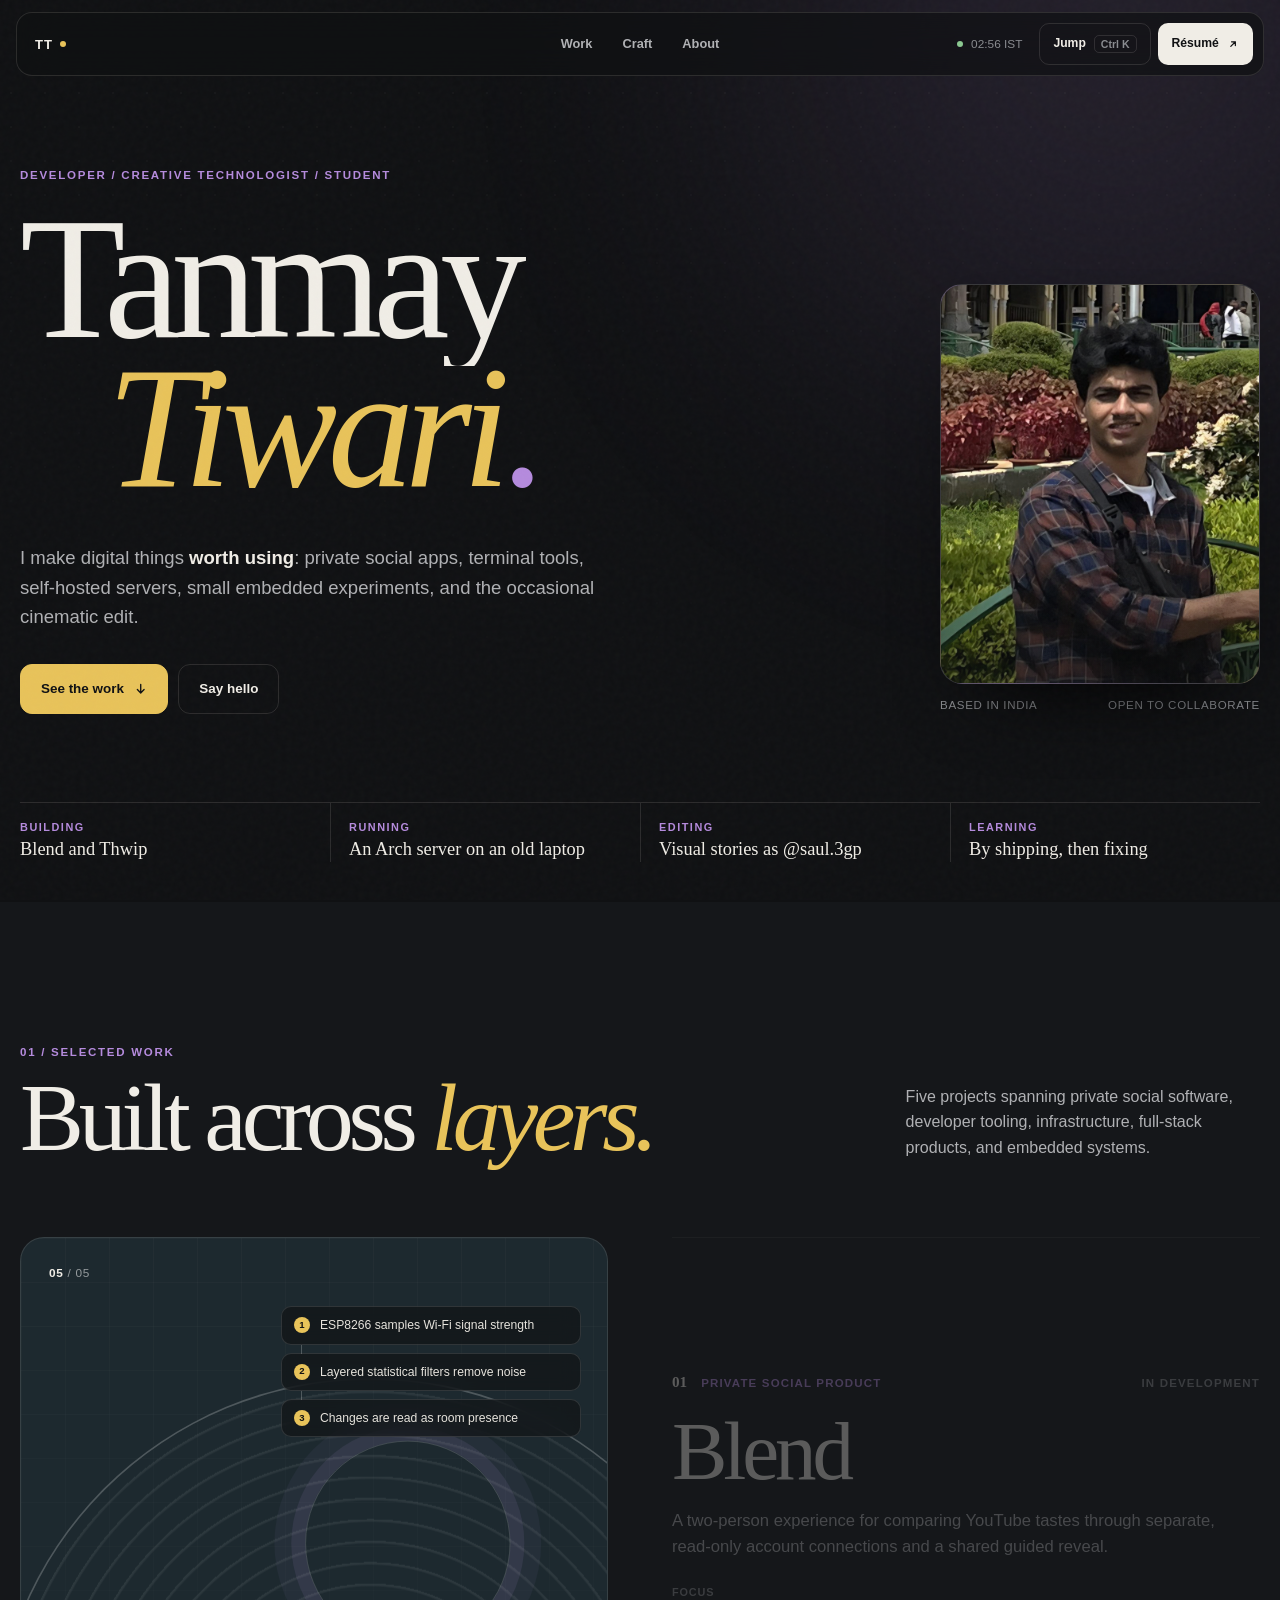
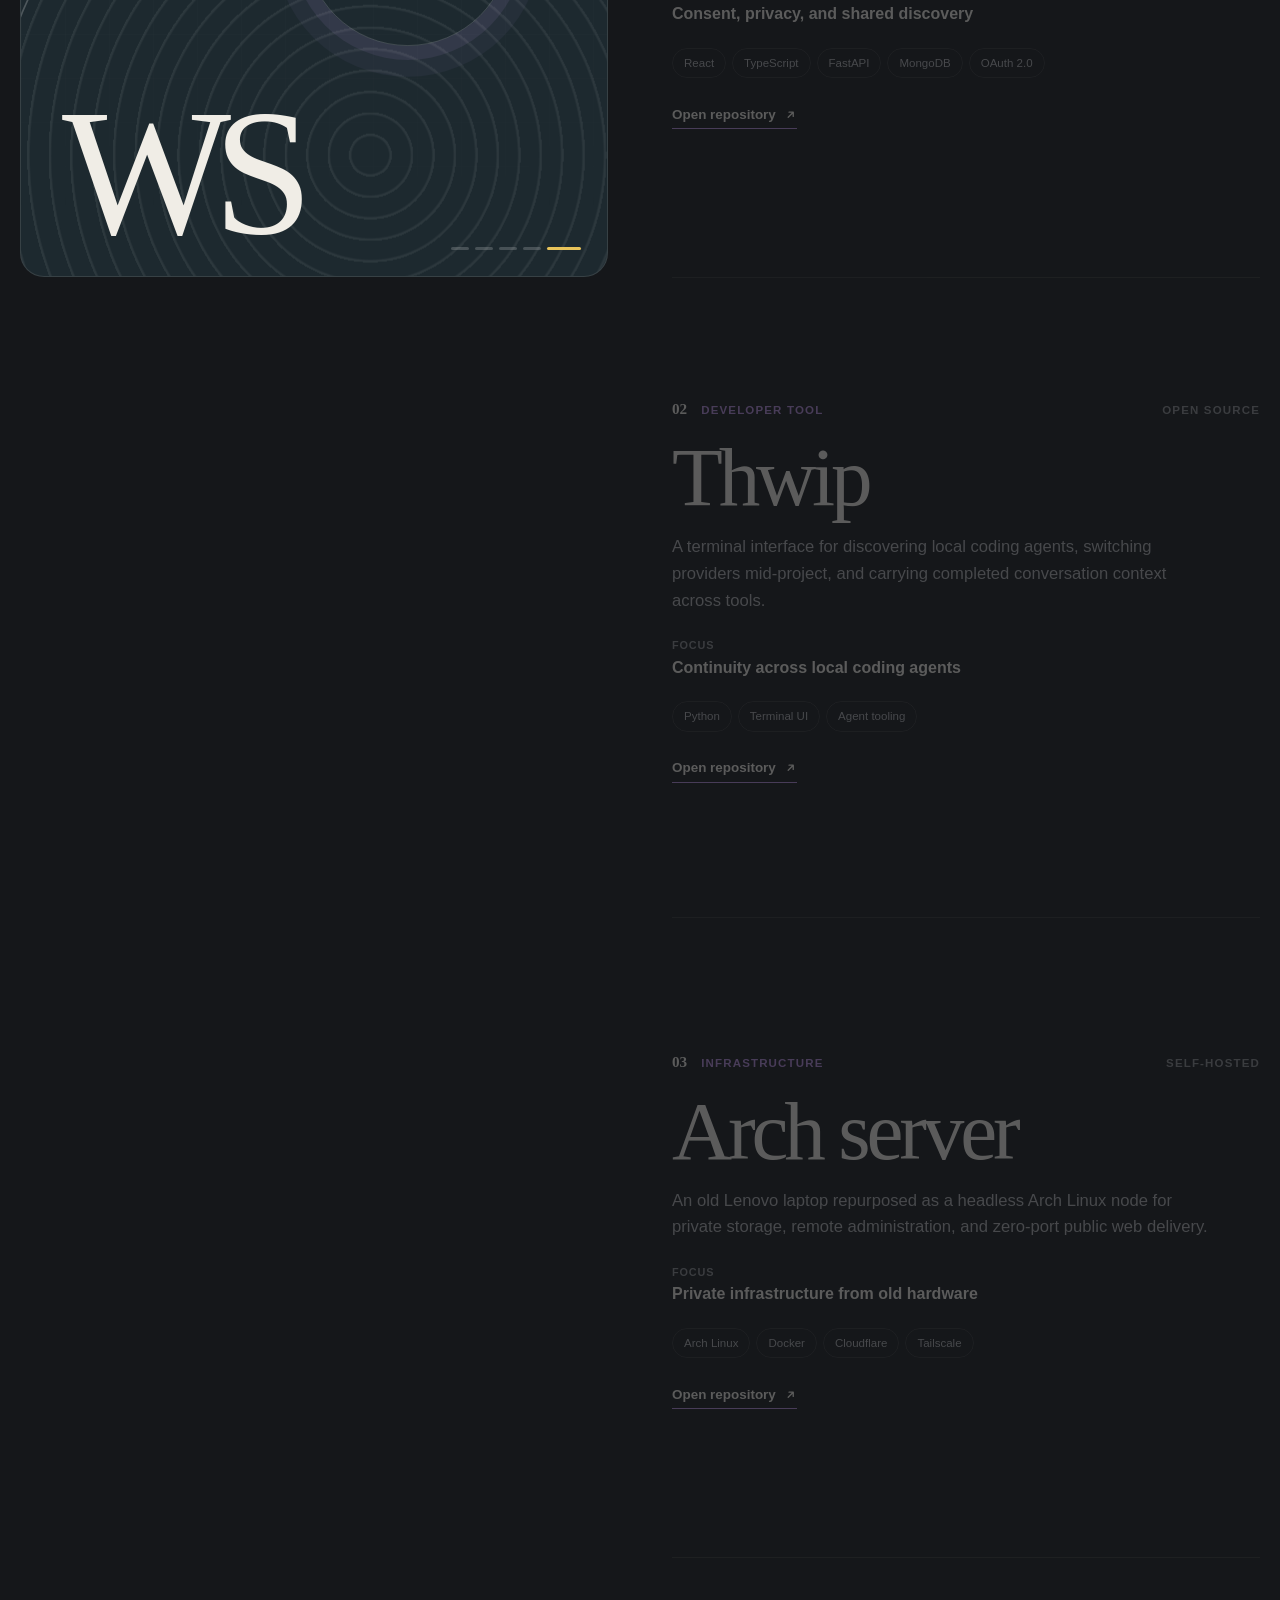
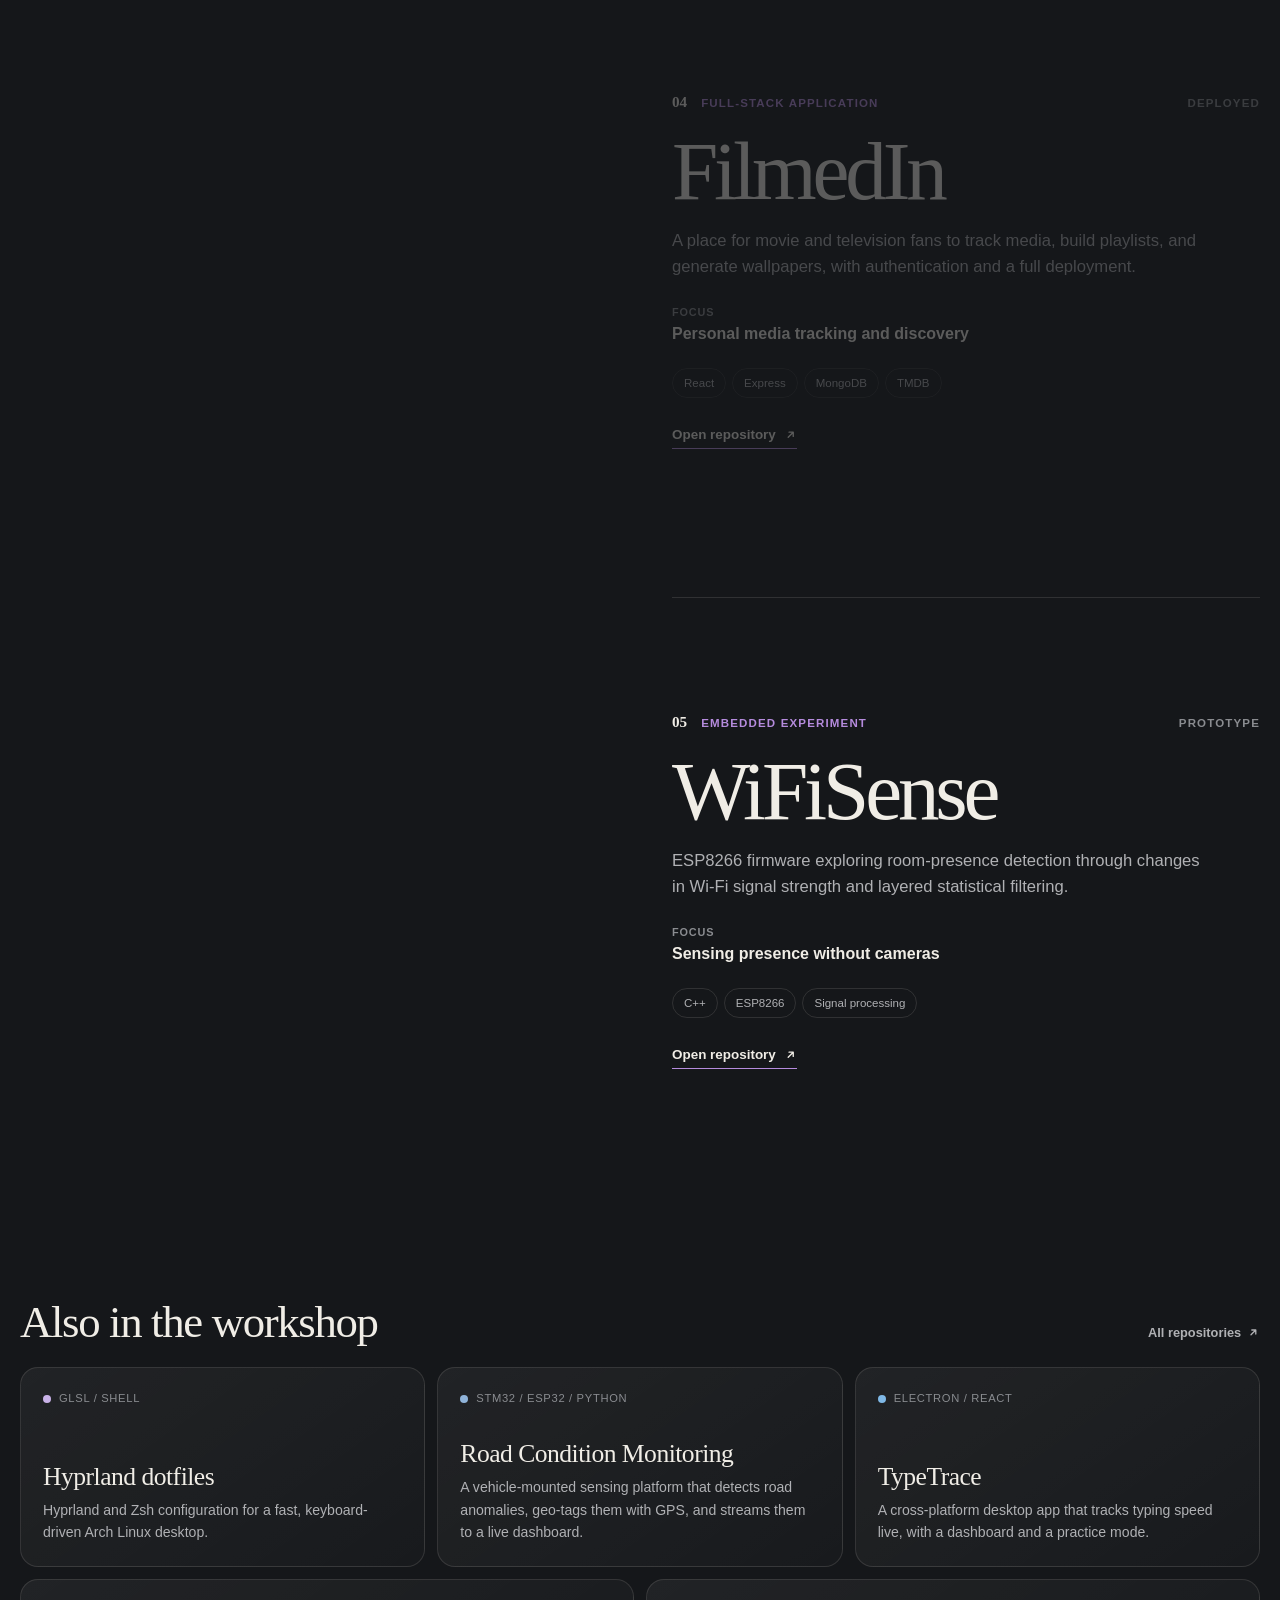
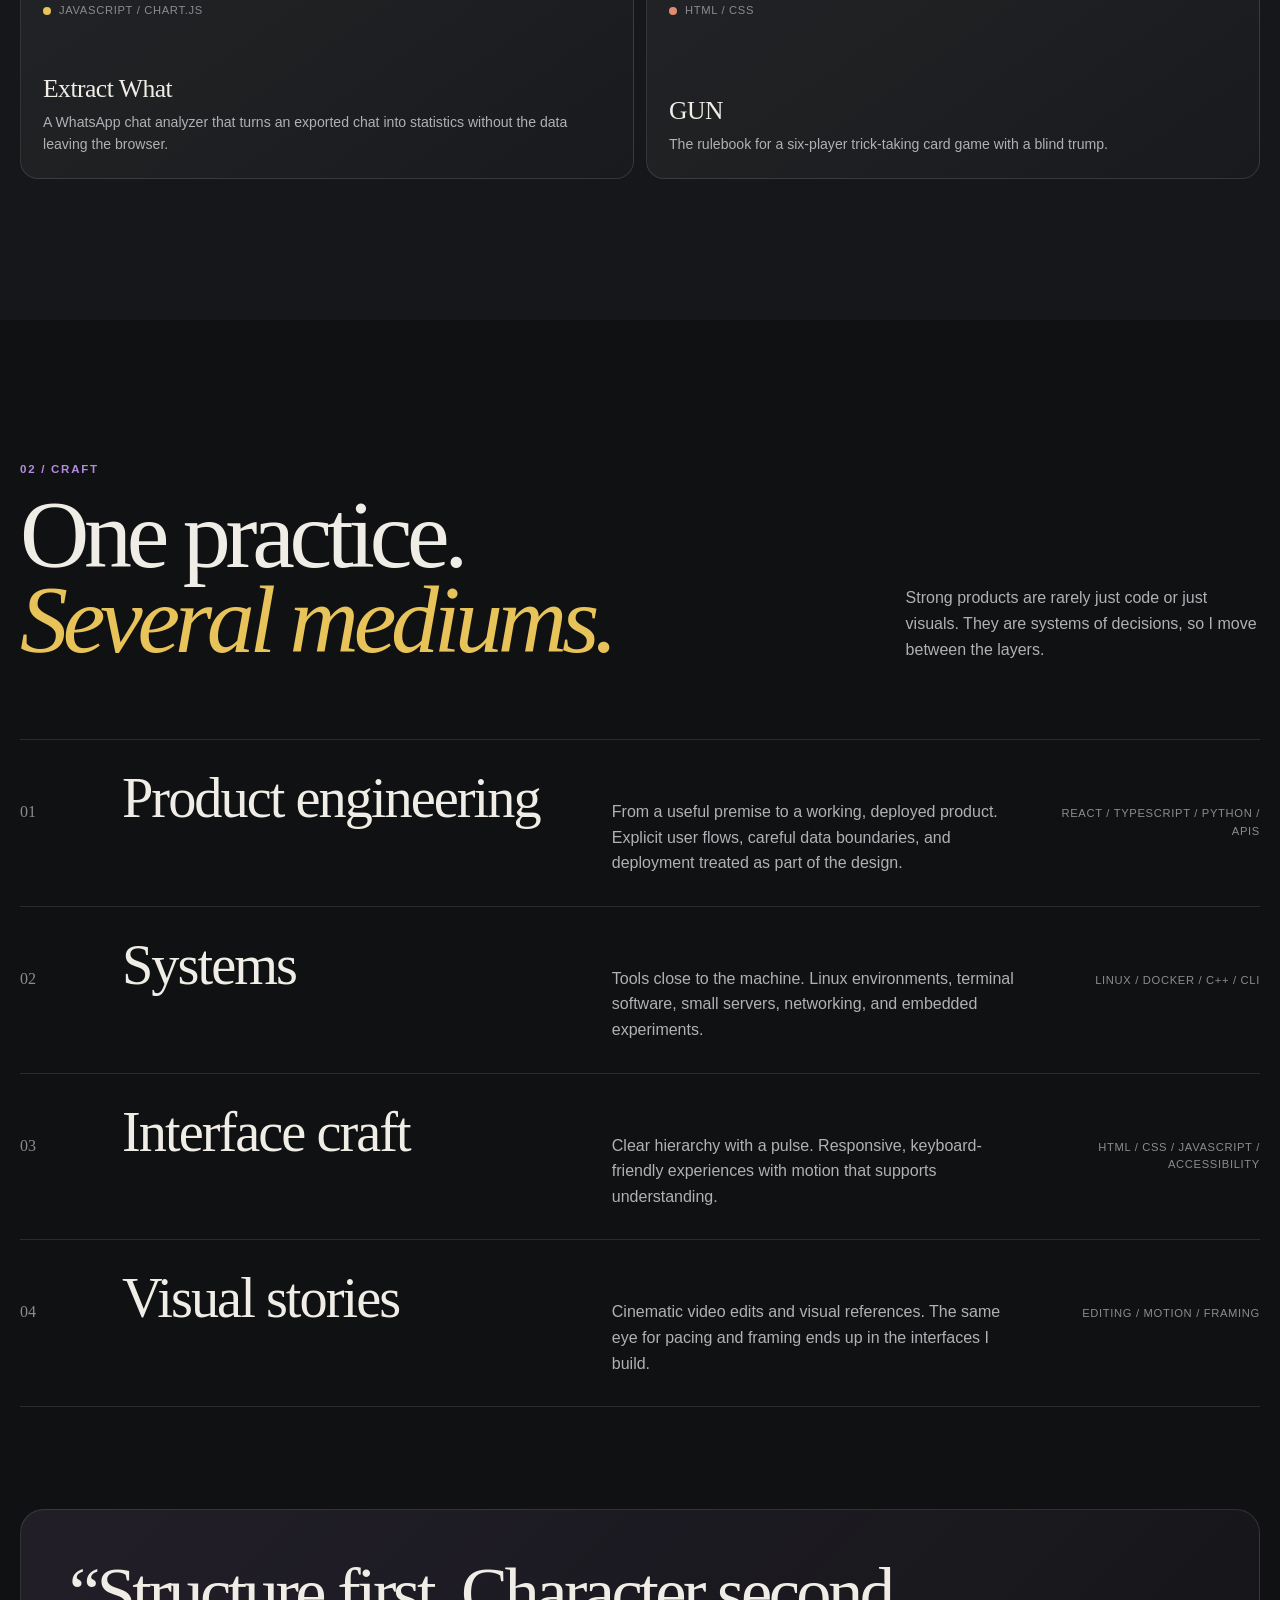
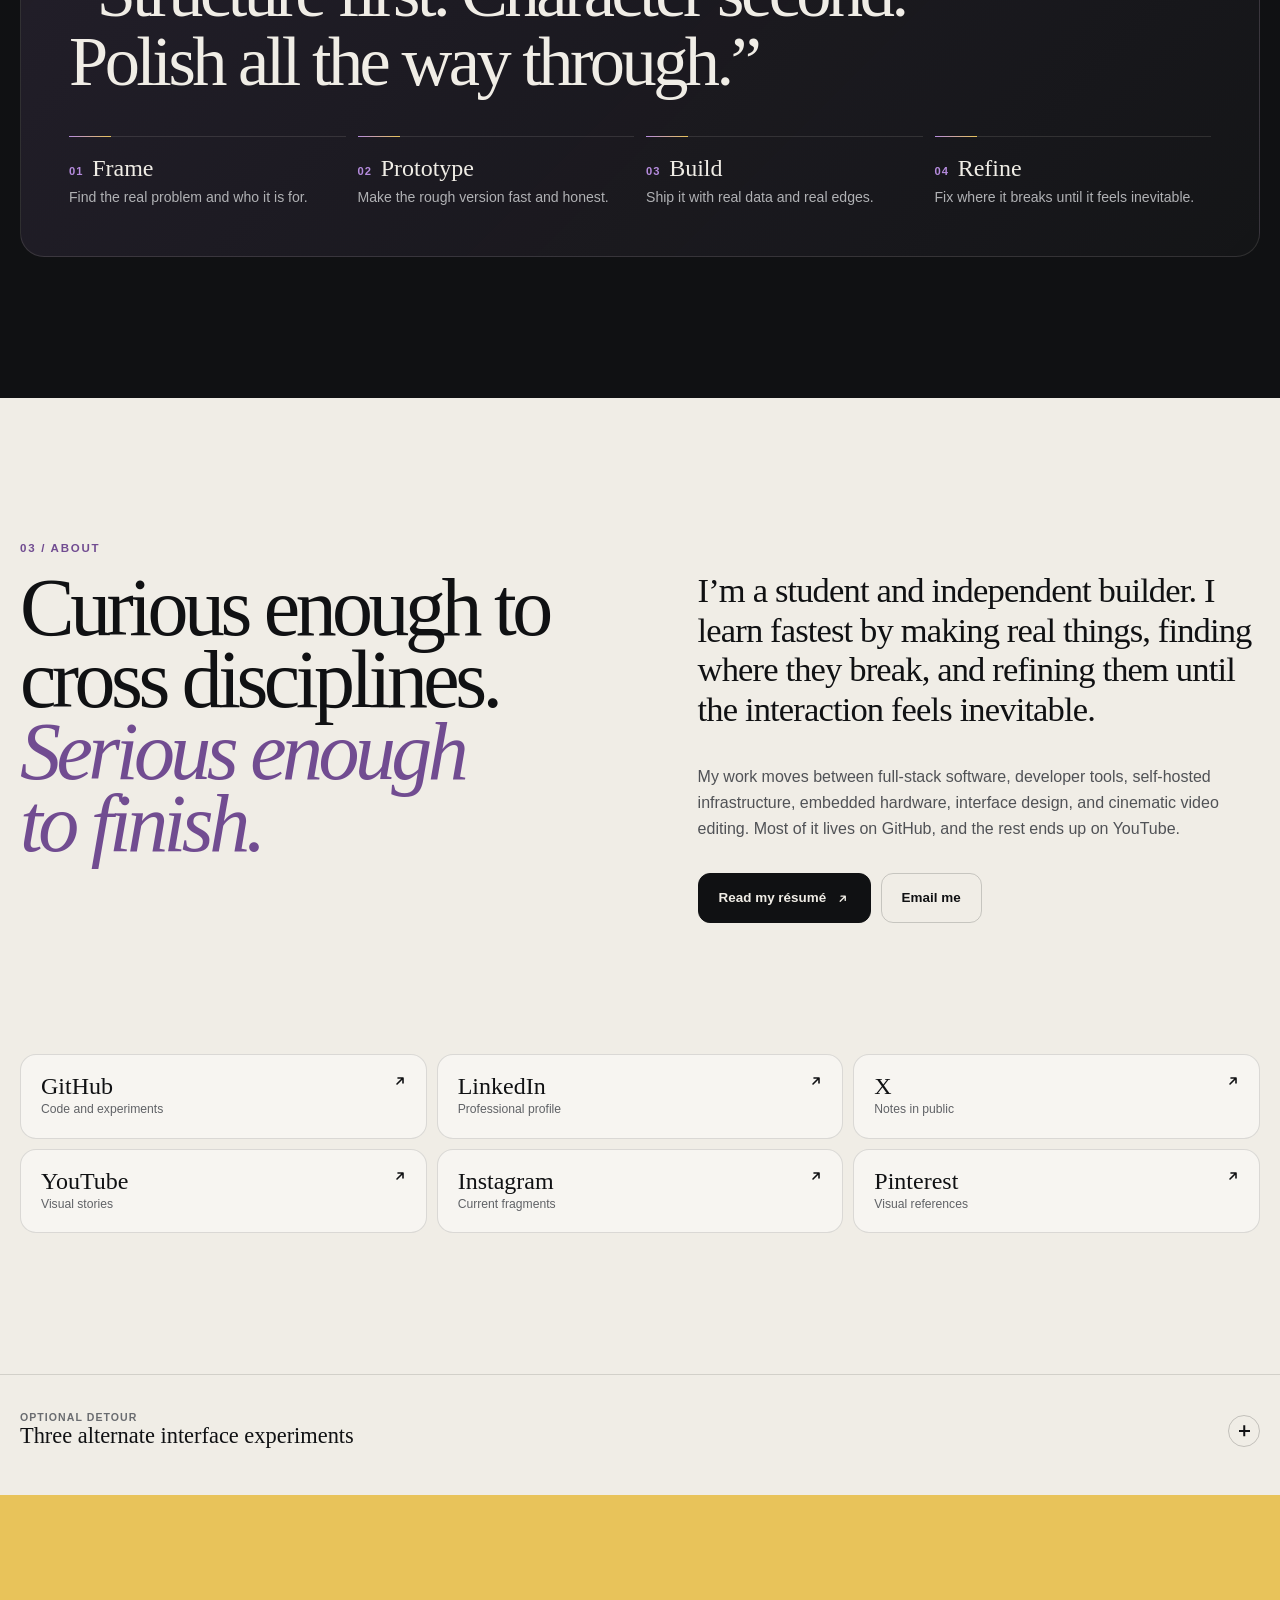
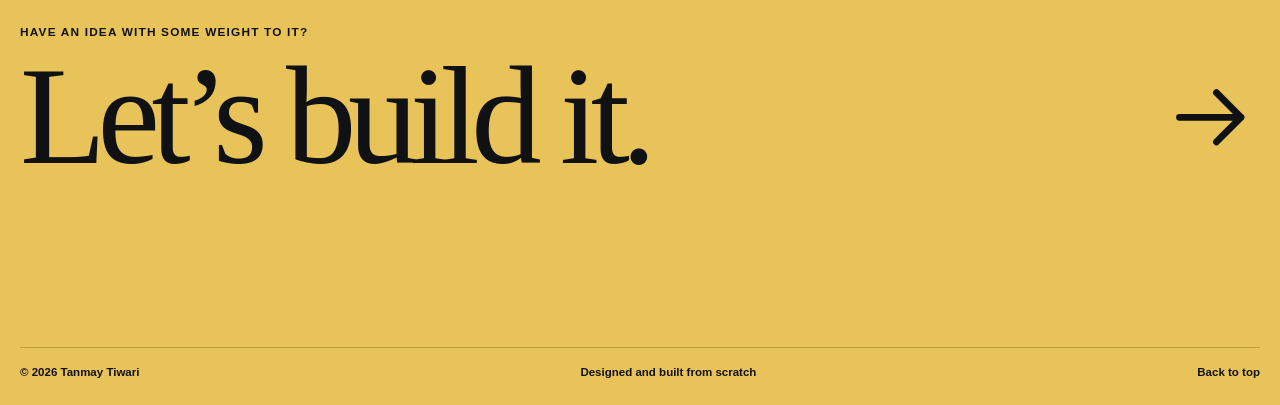
<file: index.html>
<!doctype html>
<html lang="en">
<head>
  <meta charset="utf-8">
  <meta name="viewport" content="width=device-width,initial-scale=1">
  <title>Tanmay Tiwari | Developer and creative technologist</title>
  <meta name="description" content="Tanmay Tiwari is a student developer building private social software, developer tools, self-hosted infrastructure, embedded experiments, and visual stories.">
  <meta name="theme-color" content="#101113">
  <meta name="color-scheme" content="dark">
  <link rel="canonical" href="https://tanmaytiwari.me/">
  <meta property="og:type" content="website">
  <meta property="og:title" content="Tanmay Tiwari | Developer and creative technologist">
  <meta property="og:description" content="Software, systems, interfaces, and visual work with a point of view.">
  <meta property="og:url" content="https://tanmaytiwari.me/">
  <meta property="og:image" content="https://tanmaytiwari.me/assets/tanmay.jpg">
  <meta name="twitter:card" content="summary">
  <meta name="twitter:site" content="@tanmayhutt">
  <link rel="icon" href="/favicon.svg" type="image/svg+xml">
  <link rel="stylesheet" href="/style.css">
  <script>document.documentElement.classList.add('js')</script>
</head>
<body>
  <a class="skip" href="#main">Skip to content</a>
  <div class="progress" aria-hidden="true"><i data-progress></i></div>
  <div class="glow" aria-hidden="true"></div>

  <header class="nav" data-header>
    <a class="logo" href="#top" aria-label="Tanmay Tiwari, back to top">TT<i></i></a>
    <nav aria-label="Primary">
      <a href="#work" data-nav="work">Work</a>
      <a href="#craft" data-nav="craft">Craft</a>
      <a href="#about" data-nav="about">About</a>
    </nav>
    <div class="nav-actions">
      <span class="clock" aria-label="Local time in India"><i></i><span data-clock>IST</span></span>
      <button class="jump" type="button" data-command-open aria-haspopup="dialog">Jump <kbd>Ctrl K</kbd></button>
      <a class="resume" href="/resume/" target="_blank" rel="noopener">Résumé <svg aria-hidden="true" viewBox="0 0 16 16"><path d="M5 11 11 5M6 5h5v5"/></svg></a>
    </div>
  </header>

  <main id="main">
    <!-- Hero -->
    <section class="hero" id="top">
      <canvas class="field" data-field aria-hidden="true"></canvas>
      <div class="hero-main">
        <div class="hero-copy">
          <p class="eyebrow reveal">Developer / Creative technologist / Student</p>
          <h1 class="reveal" aria-label="Tanmay Tiwari">
            <span class="line"><span>Tanmay</span></span>
            <span class="line"><span><em>Tiwari</em><b class="dot">.</b></span></span>
          </h1>
          <p class="lead reveal">I make digital things <strong>worth using</strong>: private social apps, terminal tools, self-hosted servers, small embedded experiments, and the occasional cinematic edit.</p>
          <div class="actions reveal">
            <a class="button primary" data-magnetic href="#work">See the work <svg aria-hidden="true" viewBox="0 0 16 16"><path d="M8 3v10M4 9l4 4 4-4"/></svg></a>
            <a class="button quiet" href="mailto:tiwaritanmay1021@gmail.com">Say hello</a>
          </div>
        </div>

        <figure class="portrait reveal" data-tilt>
          <div class="portrait-frame">
            <span class="initials" aria-hidden="true">TT</span>
            <img src="/assets/tanmay.jpg" alt="Tanmay Tiwari" width="640" height="800" onerror="this.remove()">
          </div>
          <figcaption>
            <span>Based in India</span>
            <span>Open to collaborate</span>
          </figcaption>
        </figure>
      </div>

      <ul class="now reveal" aria-label="Right now">
        <li><small>Building</small><b>Blend and Thwip</b></li>
        <li><small>Running</small><b>An Arch server on an old laptop</b></li>
        <li><small>Editing</small><b>Visual stories as @saul.3gp</b></li>
        <li><small>Learning</small><b>By shipping, then fixing</b></li>
      </ul>
    </section>

    <!-- Work -->
    <section class="section work" id="work" aria-labelledby="work-title">
      <header class="section-head reveal">
        <p class="label">01 / Selected work</p>
        <h2 id="work-title">Built across <em>layers.</em></h2>
        <p>Five projects spanning private social software, developer tooling, infrastructure, full-stack products, and embedded systems.</p>
      </header>

      <div class="showcase">
        <div class="stage" aria-hidden="true">
          <div class="visual" data-visual="blend">
            <div class="grid"></div>
            <i class="orb a"></i>
            <i class="orb b"></i>
            <span class="visual-index"><b data-visual-index>01</b> / 05</span>
            <ol class="flow" data-visual-flow>
              <li>Two people connect YouTube, read-only</li>
              <li>Each taste profile stays separate</li>
              <li>A guided reveal shows the overlap</li>
            </ol>
            <strong data-visual-mark>BL</strong>
            <ol class="pips" data-pips><li class="on"></li><li></li><li></li><li></li><li></li></ol>
          </div>
        </div>

        <div class="projects">
          <article class="project reveal" data-project="blend" data-index="01" data-mark="BL" data-flow="Two people connect YouTube, read-only|Each taste profile stays separate|A guided reveal shows the overlap">
            <div class="project-top"><span>01</span><p>Private social product</p><em>In development</em></div>
            <h3>Blend</h3>
            <p class="desc">A two-person experience for comparing YouTube tastes through separate, read-only account connections and a shared guided reveal.</p>
            <p class="focus"><small>Focus</small>Consent, privacy, and shared discovery</p>
            <ul class="tags"><li>React</li><li>TypeScript</li><li>FastAPI</li><li>MongoDB</li><li>OAuth 2.0</li></ul>
            <a class="repo" href="https://github.com/tanmayhutt/blend" target="_blank" rel="noopener">Open repository <svg aria-hidden="true" viewBox="0 0 16 16"><path d="M5 11 11 5M6 5h5v5"/></svg></a>
          </article>

          <article class="project reveal" data-project="thwip" data-index="02" data-mark="TH" data-flow="Discover coding agents installed locally|Switch providers mid-project|Carry finished context into the next tool">
            <div class="project-top"><span>02</span><p>Developer tool</p><em>Open source</em></div>
            <h3>Thwip</h3>
            <p class="desc">A terminal interface for discovering local coding agents, switching providers mid-project, and carrying completed conversation context across tools.</p>
            <p class="focus"><small>Focus</small>Continuity across local coding agents</p>
            <ul class="tags"><li>Python</li><li>Terminal UI</li><li>Agent tooling</li></ul>
            <a class="repo" href="https://github.com/tanmayhutt/thwip-cli" target="_blank" rel="noopener">Open repository <svg aria-hidden="true" viewBox="0 0 16 16"><path d="M5 11 11 5M6 5h5v5"/></svg></a>
          </article>

          <article class="project reveal" data-project="server" data-index="03" data-mark="AS" data-flow="An old Lenovo laptop, lid closed|Headless Arch Linux running Docker|Tailscale for admin, Cloudflare for the web">
            <div class="project-top"><span>03</span><p>Infrastructure</p><em>Self-hosted</em></div>
            <h3>Arch server</h3>
            <p class="desc">An old Lenovo laptop repurposed as a headless Arch Linux node for private storage, remote administration, and zero-port public web delivery.</p>
            <p class="focus"><small>Focus</small>Private infrastructure from old hardware</p>
            <ul class="tags"><li>Arch Linux</li><li>Docker</li><li>Cloudflare</li><li>Tailscale</li></ul>
            <a class="repo" href="https://github.com/tanmayhutt/arch-server" target="_blank" rel="noopener">Open repository <svg aria-hidden="true" viewBox="0 0 16 16"><path d="M5 11 11 5M6 5h5v5"/></svg></a>
          </article>

          <article class="project reveal" data-project="filmedin" data-index="04" data-mark="FI" data-flow="Search films and shows through TMDB|Track what you watch and build playlists|Turn favourites into wallpapers">
            <div class="project-top"><span>04</span><p>Full-stack application</p><em>Deployed</em></div>
            <h3>FilmedIn</h3>
            <p class="desc">A place for movie and television fans to track media, build playlists, and generate wallpapers, with authentication and a full deployment.</p>
            <p class="focus"><small>Focus</small>Personal media tracking and discovery</p>
            <ul class="tags"><li>React</li><li>Express</li><li>MongoDB</li><li>TMDB</li></ul>
            <a class="repo" href="https://github.com/tanmayhutt/FilmedIn" target="_blank" rel="noopener">Open repository <svg aria-hidden="true" viewBox="0 0 16 16"><path d="M5 11 11 5M6 5h5v5"/></svg></a>
          </article>

          <article class="project reveal" data-project="wifisense" data-index="05" data-mark="WS" data-flow="ESP8266 samples Wi-Fi signal strength|Layered statistical filters remove noise|Changes are read as room presence">
            <div class="project-top"><span>05</span><p>Embedded experiment</p><em>Prototype</em></div>
            <h3>WiFiSense</h3>
            <p class="desc">ESP8266 firmware exploring room-presence detection through changes in Wi-Fi signal strength and layered statistical filtering.</p>
            <p class="focus"><small>Focus</small>Sensing presence without cameras</p>
            <ul class="tags"><li>C++</li><li>ESP8266</li><li>Signal processing</li></ul>
            <a class="repo" href="https://github.com/tanmayhutt/WiFiSense" target="_blank" rel="noopener">Open repository <svg aria-hidden="true" viewBox="0 0 16 16"><path d="M5 11 11 5M6 5h5v5"/></svg></a>
          </article>
        </div>
      </div>

      <div class="workshop" id="workshop">
        <header class="reveal">
          <h3>Also in the workshop</h3>
          <a href="https://github.com/tanmayhutt?tab=repositories" target="_blank" rel="noopener">All repositories <svg aria-hidden="true" viewBox="0 0 16 16"><path d="M5 11 11 5M6 5h5v5"/></svg></a>
        </header>
        <ul>
          <li class="reveal"><a class="card" href="https://github.com/tanmayhutt/hyprland-dotfiles" target="_blank" rel="noopener">
            <small><i style="--c:#c9b2e8"></i>GLSL / Shell</small>
            <b>Hyprland dotfiles</b>
            <span>Hyprland and Zsh configuration for a fast, keyboard-driven Arch Linux desktop.</span>
          </a></li>
          <li class="reveal"><a class="card" href="https://github.com/tanmayhutt/Road-Condition-Monitoring-System" target="_blank" rel="noopener">
            <small><i style="--c:#8fb3d9"></i>STM32 / ESP32 / Python</small>
            <b>Road Condition Monitoring</b>
            <span>A vehicle-mounted sensing platform that detects road anomalies, geo-tags them with GPS, and streams them to a live dashboard.</span>
          </a></li>
          <li class="reveal"><a class="card" href="https://github.com/tanmayhutt/typetrace-app" target="_blank" rel="noopener">
            <small><i style="--c:#7fb8e6"></i>Electron / React</small>
            <b>TypeTrace</b>
            <span>A cross-platform desktop app that tracks typing speed live, with a dashboard and a practice mode.</span>
          </a></li>
          <li class="reveal"><a class="card" href="https://github.com/tanmayhutt/extract-what" target="_blank" rel="noopener">
            <small><i style="--c:#e8c35a"></i>JavaScript / Chart.js</small>
            <b>Extract What</b>
            <span>A WhatsApp chat analyzer that turns an exported chat into statistics without the data leaving the browser.</span>
          </a></li>
          <li class="reveal"><a class="card" href="https://tanmayhutt.github.io/gun/" target="_blank" rel="noopener">
            <small><i style="--c:#e38b6f"></i>HTML / CSS</small>
            <b>GUN</b>
            <span>The rulebook for a six-player trick-taking card game with a blind trump.</span>
          </a></li>
        </ul>
      </div>
    </section>

    <!-- Craft -->
    <section class="section craft" id="craft" aria-labelledby="craft-title">
      <header class="section-head reveal">
        <p class="label">02 / Craft</p>
        <h2 id="craft-title">One practice. <em>Several mediums.</em></h2>
        <p>Strong products are rarely just code or just visuals. They are systems of decisions, so I move between the layers.</p>
      </header>
      <ol class="disciplines">
        <li class="reveal">
          <span class="n">01</span>
          <h3>Product engineering</h3>
          <p>From a useful premise to a working, deployed product. Explicit user flows, careful data boundaries, and deployment treated as part of the design.</p>
          <small>React / TypeScript / Python / APIs</small>
        </li>
        <li class="reveal">
          <span class="n">02</span>
          <h3>Systems</h3>
          <p>Tools close to the machine. Linux environments, terminal software, small servers, networking, and embedded experiments.</p>
          <small>Linux / Docker / C++ / CLI</small>
        </li>
        <li class="reveal">
          <span class="n">03</span>
          <h3>Interface craft</h3>
          <p>Clear hierarchy with a pulse. Responsive, keyboard-friendly experiences with motion that supports understanding.</p>
          <small>HTML / CSS / JavaScript / Accessibility</small>
        </li>
        <li class="reveal">
          <span class="n">04</span>
          <h3>Visual stories</h3>
          <p>Cinematic video edits and visual references. The same eye for pacing and framing ends up in the interfaces I build.</p>
          <small>Editing / Motion / Framing</small>
        </li>
      </ol>
      <div class="process reveal">
        <blockquote>“Structure first. Character second. Polish all the way through.”</blockquote>
        <ol aria-label="Process">
          <li><b>Frame</b><span>Find the real problem and who it is for.</span></li>
          <li><b>Prototype</b><span>Make the rough version fast and honest.</span></li>
          <li><b>Build</b><span>Ship it with real data and real edges.</span></li>
          <li><b>Refine</b><span>Fix where it breaks until it feels inevitable.</span></li>
        </ol>
      </div>
    </section>

    <!-- About -->
    <section class="section about" id="about" aria-labelledby="about-title">
      <div class="about-head reveal">
        <p class="label">03 / About</p>
        <h2 id="about-title">Curious enough to cross disciplines. <em>Serious enough to finish.</em></h2>
      </div>
      <div class="about-copy reveal">
        <p class="about-lead">I’m a student and independent builder. I learn fastest by making real things, finding where they break, and refining them until the interaction feels inevitable.</p>
        <p>My work moves between full-stack software, developer tools, self-hosted infrastructure, embedded hardware, interface design, and cinematic video editing. Most of it lives on GitHub, and the rest ends up on YouTube.</p>
        <div class="actions">
          <a class="button primary dark" href="/resume/" target="_blank" rel="noopener">Read my résumé <svg aria-hidden="true" viewBox="0 0 16 16"><path d="M5 11 11 5M6 5h5v5"/></svg></a>
          <a class="button quiet dark" href="mailto:tiwaritanmay1021@gmail.com">Email me</a>
        </div>
      </div>
      <ul class="social reveal" aria-label="Elsewhere">
        <li><a href="https://github.com/tanmayhutt" target="_blank" rel="noopener me"><b>GitHub</b><small>Code and experiments</small><svg aria-hidden="true" viewBox="0 0 16 16"><path d="M5 11 11 5M6 5h5v5"/></svg></a></li>
        <li><a href="https://www.linkedin.com/in/tanmay-tiwari-72719526a/" target="_blank" rel="noopener me"><b>LinkedIn</b><small>Professional profile</small><svg aria-hidden="true" viewBox="0 0 16 16"><path d="M5 11 11 5M6 5h5v5"/></svg></a></li>
        <li><a href="https://x.com/tanmayhutt" target="_blank" rel="noopener me"><b>X</b><small>Notes in public</small><svg aria-hidden="true" viewBox="0 0 16 16"><path d="M5 11 11 5M6 5h5v5"/></svg></a></li>
        <li><a href="https://www.youtube.com/@saul.3gp" target="_blank" rel="noopener me"><b>YouTube</b><small>Visual stories</small><svg aria-hidden="true" viewBox="0 0 16 16"><path d="M5 11 11 5M6 5h5v5"/></svg></a></li>
        <li><a href="https://www.instagram.com/tanmayhutt/" target="_blank" rel="noopener me"><b>Instagram</b><small>Current fragments</small><svg aria-hidden="true" viewBox="0 0 16 16"><path d="M5 11 11 5M6 5h5v5"/></svg></a></li>
        <li><a href="https://in.pinterest.com/tanmayhutt/" target="_blank" rel="noopener me"><b>Pinterest</b><small>Visual references</small><svg aria-hidden="true" viewBox="0 0 16 16"><path d="M5 11 11 5M6 5h5v5"/></svg></a></li>
      </ul>
    </section>

    <!-- Desk experiments -->
    <section class="labs" id="desks" aria-labelledby="desks-title">
      <details class="reveal">
        <summary>
          <span><small>Optional detour</small><b id="desks-title">Three alternate interface experiments</b></span>
          <i aria-hidden="true"></i>
        </summary>
        <p class="labs-note">The same portfolio, rebuilt as three playful interfaces. Each opens in a new tab.</p>
        <ul>
          <li><a href="/linux-desk/" target="_blank" rel="noopener">
            <span class="preview linux" aria-hidden="true"><i></i><i></i><i></i><em></em></span>
            <b>01 / Linux desk</b>
            <small>A Hyprland-style tiling desktop with windows, a launcher, and a terminal.</small>
          </a></li>
          <li><a href="/spotify-desk/" target="_blank" rel="noopener">
            <span class="preview spotify" aria-hidden="true"><i></i><i></i><i></i><em></em></span>
            <b>02 / Spotify desk</b>
            <small>Projects as a playlist, with a working player and mobile navigation.</small>
          </a></li>
          <li><a href="/nokia-desk/" target="_blank" rel="noopener">
            <span class="preview nokia" aria-hidden="true"><i></i><em></em></span>
            <b>03 / Nokia desk</b>
            <small>A Nokia 3310 in the browser, with menus, sounds, and playable Snake.</small>
          </a></li>
        </ul>
      </details>
    </section>
  </main>

  <footer class="footer">
    <p>Have an idea with some weight to it?</p>
    <a href="mailto:tiwaritanmay1021@gmail.com">Let’s build it. <svg aria-hidden="true" viewBox="0 0 16 16"><path d="M3 8h10M9 4l4 4-4 4"/></svg></a>
    <div>
      <span>© <span data-year>2026</span> Tanmay Tiwari</span>
      <span>Designed and built from scratch</span>
      <a href="#top">Back to top</a>
    </div>
  </footer>

  <dialog data-command aria-label="Quick navigation">
    <div class="command">
      <header>
        <span>Quick navigation</span>
        <button type="button" data-command-close>Esc</button>
      </header>
      <a href="#work"><i>01</i>Selected work<kbd>W</kbd></a>
      <a href="#craft"><i>02</i>Craft<kbd>C</kbd></a>
      <a href="#about"><i>03</i>About<kbd>A</kbd></a>
      <a href="#desks"><i>04</i>Desk experiments<kbd>D</kbd></a>
      <a href="/resume/" target="_blank" rel="noopener"><i>R</i>Résumé<kbd>R</kbd></a>
      <a href="mailto:tiwaritanmay1021@gmail.com"><i>E</i>Email<kbd>E</kbd></a>
    </div>
  </dialog>

  <script src="/script.js" defer></script>
</body>
</html>
</file>
<file: style.css>
:root {
  --ink: #101113;
  --ink2: #15171a;
  --panel: #1c1e22;
  --paper: #f0ede6;
  --muted: #b0b1b4;
  --quiet: #8a8c90;
  --purple: #b58bdd;
  --purple-deep: #714c91;
  --yellow: #e8c35a;
  --line: rgba(240, 237, 230, .12);
  --serif: "Iowan Old Style", "Palatino Linotype", Palatino, Georgia, serif;
  --sans: Inter, -apple-system, BlinkMacSystemFont, "Segoe UI", Roboto, sans-serif;
  --ease: cubic-bezier(.2, .8, .2, 1);
  --max: 1280px;
  --gutter: max(20px, calc((100vw - var(--max)) / 2));
}

*, *::before, *::after { box-sizing: border-box; }
html { scroll-behavior: smooth; scroll-padding-top: 6.5rem; }
body {
  margin: 0;
  overflow-x: clip;
  background: var(--ink);
  color: var(--paper);
  font: 16px/1.6 var(--sans);
  -webkit-font-smoothing: antialiased;
  text-rendering: optimizeLegibility;
}
body::before {
  content: "";
  position: fixed;
  inset: 0;
  z-index: 20;
  pointer-events: none;
  opacity: .025;
  background: url("data:image/svg+xml,%3Csvg viewBox='0 0 180 180' xmlns='http://www.w3.org/2000/svg'%3E%3Cfilter id='n'%3E%3CfeTurbulence type='fractalNoise' baseFrequency='.9' numOctaves='3'/%3E%3C/filter%3E%3Crect width='100%25' height='100%25' filter='url(%23n)'/%3E%3C/svg%3E");
}
a { color: inherit; text-decoration: none; }
button { color: inherit; font: inherit; }
p, h1, h2, h3, blockquote, dl, ul, ol, figure { margin-top: 0; }
ul, ol { padding: 0; list-style: none; }
figure { margin: 0; }
img { display: block; max-width: 100%; }
em { font-style: italic; }
svg { width: 1em; height: 1em; flex: none; fill: none; stroke: currentColor; stroke-width: 1.6; stroke-linecap: round; stroke-linejoin: round; }
::selection { background: var(--purple); color: var(--ink); }
:focus-visible { outline: 2px solid var(--yellow); outline-offset: 4px; border-radius: 6px; }

.skip {
  position: fixed;
  z-index: 100;
  top: 1rem;
  left: 1rem;
  padding: .7rem 1rem;
  border-radius: 8px;
  background: var(--paper);
  color: var(--ink);
  font-weight: 700;
  transform: translateY(-160%);
}
.skip:focus { transform: none; }

.progress { position: fixed; z-index: 60; inset: 0 0 auto; height: 2px; }
.progress i { display: block; height: 100%; background: linear-gradient(90deg, var(--purple), var(--yellow)); transform: scaleX(0); transform-origin: left; }
.glow {
  position: fixed;
  z-index: -1;
  top: -25vw;
  right: -15vw;
  width: 55vw;
  height: 55vw;
  border-radius: 50%;
  background: var(--purple);
  filter: blur(150px);
  opacity: .13;
  pointer-events: none;
}

/* Navigation */
.nav {
  position: sticky;
  z-index: 50;
  top: 12px;
  width: min(calc(100% - 32px), var(--max));
  height: 64px;
  margin: 12px auto 0;
  padding: 0 10px 0 18px;
  border: 1px solid var(--line);
  border-radius: 16px;
  background: rgba(16, 17, 19, .72);
  -webkit-backdrop-filter: blur(22px) saturate(140%);
  backdrop-filter: blur(22px) saturate(140%);
  display: flex;
  align-items: center;
  justify-content: space-between;
  gap: 12px;
  transition: background .3s, box-shadow .3s;
}
.nav.scrolled { background: rgba(16, 17, 19, .86); box-shadow: 0 18px 50px -24px #000c; }
.logo { display: inline-flex; align-items: center; font-size: .82rem; font-weight: 800; letter-spacing: .08em; }
.logo i { width: 6px; height: 6px; margin-left: 7px; border-radius: 50%; background: var(--yellow); transition: transform .4s var(--ease); }
.logo:hover i { transform: scale(1.6); }
.nav nav { position: absolute; left: 50%; transform: translateX(-50%); display: flex; gap: 4px; }
.nav nav a {
  position: relative;
  padding: 8px 13px;
  border-radius: 9px;
  color: var(--muted);
  font-size: .8rem;
  font-weight: 650;
  transition: color .2s, background .2s;
}
.nav nav a:hover { color: var(--paper); background: #ffffff0b; }
.nav nav a[aria-current="true"] { color: var(--paper); }
.nav nav a[aria-current="true"]::after {
  content: "";
  position: absolute;
  left: 50%;
  bottom: 2px;
  width: 4px;
  height: 4px;
  margin-left: -2px;
  border-radius: 50%;
  background: var(--yellow);
}
.nav-actions { display: flex; align-items: center; gap: 7px; }
.clock { display: inline-flex; align-items: center; gap: 8px; padding: 0 10px; color: var(--quiet); font-size: .74rem; font-variant-numeric: tabular-nums; white-space: nowrap; }
.clock i { width: 6px; height: 6px; border-radius: 50%; background: #8bc891; }
.jump, .resume {
  height: 42px;
  padding: 0 13px;
  border: 1px solid var(--line);
  border-radius: 10px;
  background: transparent;
  display: inline-flex;
  align-items: center;
  gap: 8px;
  font-size: .76rem;
  font-weight: 700;
  cursor: pointer;
  transition: background .2s, transform .2s;
}
.jump:hover { background: #ffffff0b; }
.resume { border-color: transparent; background: var(--paper); color: var(--ink); }
.resume:hover { transform: translateY(-1px); }
kbd { padding: 2px 6px; border: 1px solid var(--line); border-radius: 5px; color: var(--quiet); font: 650 .66rem var(--sans); white-space: nowrap; }

/* Shared type */
.eyebrow, .label { margin-bottom: 0; color: var(--purple); font-size: .72rem; font-weight: 750; letter-spacing: .15em; text-transform: uppercase; }
h1, h2 { font-family: var(--serif); font-weight: 400; letter-spacing: -.055em; line-height: .88; }
h2 em, h1 em { color: var(--yellow); }
.actions { display: flex; gap: 10px; flex-wrap: wrap; margin-top: 2rem; }
.button {
  min-height: 50px;
  padding: 0 20px;
  border: 1px solid var(--line);
  border-radius: 12px;
  display: inline-flex;
  align-items: center;
  justify-content: center;
  gap: 10px;
  font-size: .84rem;
  font-weight: 720;
  transition: background .2s, border-color .2s, transform .25s var(--ease);
}
.button svg { transition: transform .25s var(--ease); }
.button.primary:hover svg { transform: translateY(2px); }
.button:hover svg { transform: translateX(3px); }
.primary { border-color: var(--yellow); background: var(--yellow); color: var(--ink); }
.quiet:hover { background: #ffffff0b; }

.card { position: relative; overflow: hidden; border: 1px solid var(--line); border-radius: 18px; background: linear-gradient(145deg, #ffffff0e, #ffffff04); }
.card::before {
  content: "";
  position: absolute;
  inset: 0;
  pointer-events: none;
  opacity: 0;
  background: radial-gradient(380px circle at var(--mx, 50%) var(--my, 50%), rgba(181, 139, 221, .16), transparent 45%);
  transition: opacity .35s;
}
.card:hover::before { opacity: 1; }

/* Hero */
.hero {
  position: relative;
  isolation: isolate;
  width: min(calc(100% - 40px), var(--max));
  min-height: calc(100svh - 76px);
  margin: auto;
  padding: clamp(3rem, 7vw, 6rem) 0 2.5rem;
  display: flex;
  flex-direction: column;
  justify-content: center;
}
.field { position: absolute; z-index: -1; top: 0; left: calc((100% - 100vw) / 2); width: 100vw; height: 100%; pointer-events: none; }
.hero-main { display: grid; grid-template-columns: minmax(0, 1.45fr) minmax(280px, .55fr); gap: clamp(2rem, 6vw, 6rem); align-items: end; }
.hero h1 { margin: 1.2rem 0 1.8rem; font-size: clamp(5rem, 13.5vw, 13.5rem); }
.hero h1 .line { display: block; overflow: hidden; padding-bottom: .06em; }
.hero h1 .line > span { display: inline-block; }
.hero h1 .line:nth-child(2) { margin-top: -.08em; padding-left: .5em; }
.hero h1 .dot { color: var(--purple); font-style: normal; font-weight: 400; }
.js .hero h1.reveal { opacity: 1; transform: none; }
.js .hero h1 .line > span { transform: translateY(105%); transition: transform 1s var(--ease); }
.js .hero h1 .line:nth-child(2) > span { transition-delay: .12s; }
.js .hero h1.visible .line > span { transform: none; }
.lead { max-width: 600px; margin-bottom: 0; color: var(--muted); font-size: clamp(1.05rem, 1.45vw, 1.22rem); }
.lead strong { color: var(--paper); font-weight: 600; }

.portrait { perspective: 900px; }
.portrait-frame {
  position: relative;
  overflow: hidden;
  aspect-ratio: 4 / 5;
  border: 1px solid var(--line);
  border-radius: 22px;
  background:
    radial-gradient(120% 90% at 20% 0%, #b58bdd55, transparent 60%),
    radial-gradient(90% 70% at 100% 100%, #e8c35a33, transparent 60%),
    #1c1e22;
  transform: rotateX(var(--rx, 0deg)) rotateY(var(--ry, 0deg));
  transition: transform .5s var(--ease);
  box-shadow: 0 40px 80px -40px #000;
}
.portrait-frame::after {
  content: "";
  position: absolute;
  inset: 0;
  pointer-events: none;
  background: linear-gradient(180deg, transparent 55%, #10111399);
}
.initials { position: absolute; inset: 0; display: grid; place-items: center; font: italic 400 clamp(5rem, 11vw, 9rem)/1 var(--serif); letter-spacing: -.06em; color: #f0ede6d9; }
.portrait img { position: relative; width: 100%; height: 100%; object-fit: cover; object-position: 50% 22%; transition: transform .8s var(--ease); }
.portrait:hover img { transform: scale(1.03); }
.portrait figcaption { display: flex; justify-content: space-between; gap: 1rem; margin-top: 12px; color: var(--quiet); font-size: .72rem; letter-spacing: .06em; text-transform: uppercase; }

.now {
  margin: clamp(3rem, 7vw, 5.5rem) 0 0;
  border-top: 1px solid var(--line);
  display: grid;
  grid-template-columns: repeat(4, 1fr);
}
.now li { padding: 16px 18px 0 0; display: flex; flex-direction: column; gap: 2px; }
.now li + li { padding-left: 18px; border-left: 1px solid var(--line); }
.now small { color: var(--purple); font-size: .68rem; font-weight: 750; letter-spacing: .14em; text-transform: uppercase; }
.now b { font: 400 1.15rem/1.3 var(--serif); }

/* Sections */
.section { padding: clamp(6rem, 11vw, 10rem) var(--gutter); }
.section-head { margin-bottom: clamp(3rem, 6vw, 5rem); display: grid; grid-template-columns: 1.3fr .55fr; grid-template-rows: auto auto; column-gap: 3rem; align-items: end; }
.section-head .label { grid-column: 1 / -1; }
.section-head h2 { margin: .9rem 0 0; font-size: clamp(3.6rem, 7.5vw, 7.5rem); text-wrap: balance; }
.section-head > p:last-child { margin: 0; color: var(--muted); }
.work { background: var(--ink2); }

/* Work showcase */
.showcase { display: grid; grid-template-columns: minmax(0, 1fr) minmax(0, 1fr); gap: clamp(2rem, 5vw, 5rem); }
.stage { position: relative; }
.visual {
  position: sticky;
  top: 100px;
  height: min(calc(100vh - 130px), 640px);
  overflow: hidden;
  isolation: isolate;
  border: 1px solid var(--line);
  border-radius: 24px;
  background: #292331;
  transition: background .6s;
}
.grid {
  position: absolute;
  inset: 0;
  opacity: .25;
  background-image: linear-gradient(var(--line) 1px, transparent 1px), linear-gradient(90deg, var(--line) 1px, transparent 1px);
  background-size: 44px 44px;
  -webkit-mask-image: linear-gradient(#000, transparent);
  mask-image: linear-gradient(#000, transparent);
}
.orb { position: absolute; border: 1px solid #ffffff38; border-radius: 50%; transition: transform .9s var(--ease), background .6s, border-radius .9s var(--ease), box-shadow .6s; }
.orb.a { width: 78%; aspect-ratio: 1; top: 8%; right: -22%; background: repeating-radial-gradient(circle, transparent 0 11px, #ffffff12 12px 13px); }
.orb.b { width: 50%; aspect-ratio: 1; bottom: 4%; left: -14%; background: var(--purple); mix-blend-mode: screen; }
.visual-index { position: absolute; top: 26px; left: 28px; color: #ffffff88; font-size: .74rem; letter-spacing: .06em; }
.visual-index b { color: var(--paper); font-weight: 700; }
.visual > strong { position: absolute; left: 7%; bottom: 5%; font: 400 clamp(7rem, 14vw, 12rem)/.8 var(--serif); letter-spacing: -.1em; transition: opacity .3s; }
.visual.swap > strong, .visual.swap .flow { opacity: 0; }
.flow {
  position: absolute;
  z-index: 1;
  top: 68px;
  right: 26px;
  width: min(66%, 300px);
  margin: 0;
  display: grid;
  gap: 8px;
  counter-reset: flow;
  transition: opacity .3s;
}
.flow li {
  position: relative;
  padding: 10px 12px 10px 38px;
  border: 1px solid #ffffff1f;
  border-radius: 10px;
  background: #1011139e;
  -webkit-backdrop-filter: blur(10px);
  backdrop-filter: blur(10px);
  color: #e6e3dc;
  font-size: .76rem;
  line-height: 1.35;
  counter-increment: flow;
  animation: flow-in .5s var(--ease) both;
}
.flow li:nth-child(2) { animation-delay: .07s; }
.flow li:nth-child(3) { animation-delay: .14s; }
.flow li::before {
  content: counter(flow);
  position: absolute;
  left: 12px;
  top: 10px;
  width: 16px;
  height: 16px;
  border-radius: 50%;
  background: var(--yellow);
  color: var(--ink);
  display: grid;
  place-items: center;
  font-size: .6rem;
  font-weight: 800;
}
.flow li + li::after { content: ""; position: absolute; left: 19px; top: -9px; width: 1px; height: 9px; background: #ffffff38; }
@keyframes flow-in { from { opacity: 0; transform: translateY(8px); } }
.pips { position: absolute; right: 26px; bottom: 26px; margin: 0; display: flex; gap: 6px; }
.pips li { width: 18px; height: 3px; border-radius: 2px; background: #ffffff30; transition: background .3s, width .4s var(--ease); }
.pips li.on { width: 34px; background: var(--yellow); }

.visual[data-visual="thwip"] { background: #25232b; }
.visual[data-visual="thwip"] .a { transform: translate(-30%, 45%) scale(.75); border-radius: 10%; }
.visual[data-visual="thwip"] .b { transform: translate(130%, -90%) scale(.5); }
.visual[data-visual="server"] { background: #1c2b30; }
.visual[data-visual="server"] .a { transform: translate(-48%, 28%) scale(1.2); }
.visual[data-visual="server"] .b { background: var(--yellow); transform: translate(125%, -12%) scale(.42); }
.visual[data-visual="filmedin"] { background: #33242b; }
.visual[data-visual="filmedin"] .a { transform: translate(-15%, 92%) scale(1.35); }
.visual[data-visual="filmedin"] .b { transform: translate(120%, -130%) scale(.9); }
.visual[data-visual="wifisense"] { background: #1d292f; }
.visual[data-visual="wifisense"] .a { transform: translate(-30%, 52%) scale(1.65); }
.visual[data-visual="wifisense"] .b { background: transparent; transform: translate(110%, -55%) scale(.7); box-shadow: 0 0 0 20px #b58bdd18, 0 0 0 44px #b58bdd0d; }

.project {
  min-height: min(78vh, 640px);
  padding: 2rem 0 3rem;
  border-top: 1px solid var(--line);
  display: flex;
  flex-direction: column;
  justify-content: center;
  transition: opacity .5s;
}
.project:last-child { min-height: min(70vh, 600px); }
.js .showcase.live .project:not(.is-active) { opacity: .32; }
.project-top { display: flex; align-items: baseline; gap: 14px; color: var(--purple); font-size: .72rem; font-weight: 700; letter-spacing: .1em; text-transform: uppercase; }
.project-top span { color: var(--paper); font-family: var(--serif); font-size: .95rem; letter-spacing: 0; }
.project-top p { margin: 0; }
.project-top em { margin-left: auto; color: var(--quiet); font-style: normal; }
.project h3 { margin: 1.2rem 0 1.2rem; font: 400 clamp(3.4rem, 6.5vw, 6.2rem)/.9 var(--serif); letter-spacing: -.05em; }
.desc { max-width: 34rem; color: var(--muted); font-size: 1.04rem; }
.focus { margin: .4rem 0 0; display: flex; flex-direction: column; font-weight: 650; }
.focus small { color: var(--quiet); font-size: .68rem; font-weight: 700; letter-spacing: .08em; text-transform: uppercase; }
.tags { display: flex; flex-wrap: wrap; gap: 6px; margin: 1.3rem 0 1.6rem; }
.tags li { padding: 5px 11px; border: 1px solid var(--line); border-radius: 20px; color: var(--muted); font-size: .72rem; }
.repo { align-self: flex-start; display: inline-flex; align-items: center; gap: 8px; padding-bottom: 3px; border-bottom: 1px solid var(--purple); font-size: .84rem; font-weight: 650; transition: color .2s, border-color .2s, gap .3s var(--ease); }
.repo:hover { color: var(--yellow); border-color: var(--yellow); gap: 12px; }

/* Workshop */
.workshop { margin-top: clamp(4rem, 8vw, 7rem); }
.workshop header { display: flex; justify-content: space-between; align-items: baseline; gap: 1rem; margin-bottom: 1.4rem; }
.workshop h3 { margin: 0; font: 400 clamp(2rem, 3.5vw, 3rem)/1 var(--serif); letter-spacing: -.03em; }
.workshop header a { display: inline-flex; align-items: center; gap: 6px; color: var(--muted); font-size: .8rem; font-weight: 650; }
.workshop header a:hover { color: var(--paper); }
.workshop ul { margin: 0; display: grid; grid-template-columns: repeat(6, 1fr); gap: 12px; }
.workshop li { grid-column: span 2; }
.workshop li:nth-child(4), .workshop li:nth-child(5) { grid-column: span 3; }
.workshop li a { height: 100%; min-height: 200px; padding: 22px; display: flex; flex-direction: column; gap: 8px; transition: border-color .3s, transform .4s var(--ease); }
.workshop li a:hover { border-color: #ffffff2e; transform: translateY(-3px); }
.workshop small { position: relative; display: flex; align-items: center; gap: 8px; color: var(--quiet); font-size: .7rem; letter-spacing: .06em; text-transform: uppercase; }
.workshop small i { width: 8px; height: 8px; border-radius: 50%; background: var(--c); }
.workshop b { position: relative; margin-top: auto; font: 400 1.6rem/1.1 var(--serif); letter-spacing: -.02em; transition: color .2s; }
.workshop li a:hover b { color: var(--yellow); }
.workshop span { position: relative; color: var(--muted); font-size: .88rem; }

/* Craft */
.disciplines { margin: 0; border-bottom: 1px solid var(--line); }
.disciplines li {
  position: relative;
  isolation: isolate;
  padding: 30px 0;
  border-top: 1px solid var(--line);
  display: grid;
  grid-template-columns: 70px minmax(0, 1.1fr) minmax(0, 1fr) 200px;
  gap: 2rem;
  align-items: baseline;
  transition: color .3s, padding .4s var(--ease);
}
.disciplines li::before {
  content: "";
  position: absolute;
  z-index: -1;
  inset: 0 calc(-1 * min(var(--gutter), 32px));
  border-radius: 16px;
  background: linear-gradient(90deg, #b58bdd26, #e8c35a14);
  transform: scaleY(0);
  transform-origin: bottom;
  transition: transform .45s var(--ease);
}
.disciplines li:hover::before { transform: scaleY(1); }
.disciplines .n { color: var(--quiet); font-family: var(--serif); }
.disciplines h3 { margin: 0; font: 400 clamp(2.2rem, 4.4vw, 4rem)/1 var(--serif); letter-spacing: -.035em; transition: transform .45s var(--ease), color .3s; }
.disciplines li:hover h3 { color: var(--yellow); transform: translateX(10px); font-style: italic; }
.disciplines p { margin: 0; color: var(--muted); }
.disciplines small { color: var(--quiet); font-size: .7rem; letter-spacing: .06em; text-align: right; text-transform: uppercase; }

.process { margin-top: clamp(4rem, 8vw, 7rem); padding: clamp(28px, 4vw, 48px); border: 1px solid var(--line); border-radius: 24px; background: linear-gradient(135deg, #b58bdd1c, #ffffff05); }
.process blockquote { margin: 0 0 2.5rem; font: 400 clamp(2.4rem, 5.5vw, 5.4rem)/.98 var(--serif); letter-spacing: -.05em; text-wrap: balance; }
.process ol { margin: 0; display: grid; grid-template-columns: repeat(4, 1fr); gap: 12px; counter-reset: step; }
.process li { position: relative; padding-top: 18px; border-top: 1px solid var(--line); display: flex; flex-direction: column; gap: 4px; counter-increment: step; }
.process li::before { content: ""; position: absolute; top: -1px; left: 0; width: 42px; height: 1px; background: linear-gradient(90deg, var(--purple), var(--yellow)); }
.process b { font: 400 1.5rem/1.1 var(--serif); }
.process b::before { content: "0" counter(step) "  "; color: var(--purple); font: 700 .7rem var(--sans); letter-spacing: .1em; vertical-align: middle; white-space: pre; }
.process span { color: var(--muted); font-size: .88rem; }

/* About */
.about { background: var(--paper); color: var(--ink); display: grid; grid-template-columns: 1fr 1fr; gap: clamp(3rem, 9vw, 9rem); }
.about .label { color: var(--purple-deep); }
.about h2 { margin: .9rem 0 0; font-size: clamp(3.4rem, 6.4vw, 6.4rem); text-wrap: balance; }
.about h2 em { color: var(--purple-deep); }
.about-copy { padding-top: 2rem; }
.about-lead { font: 400 clamp(1.65rem, 2.7vw, 2.5rem)/1.15 var(--serif); letter-spacing: -.025em; }
.about-copy > p:not(.about-lead) { color: #505256; }
.dark.primary { border-color: var(--ink); background: var(--ink); color: var(--paper); }
.dark.quiet { border-color: #1011132e; }
.dark.quiet:hover { background: #1011130d; }
.social { grid-column: span 2; margin: 1rem 0 0; display: grid; grid-template-columns: repeat(3, 1fr); gap: 10px; }
.social a {
  position: relative;
  height: 100%;
  padding: 18px 20px;
  border: 1px solid #10111320;
  border-radius: 16px;
  background: #ffffff70;
  display: flex;
  flex-direction: column;
  transition: background .25s, transform .35s var(--ease), border-color .25s;
}
.social a:hover { background: var(--ink); color: var(--paper); border-color: var(--ink); transform: translateY(-3px); }
.social b { font: 400 1.5rem var(--serif); }
.social small { color: #606266; font-size: .76rem; transition: color .25s; }
.social a:hover small { color: var(--muted); }
.social svg { position: absolute; top: 18px; right: 18px; transition: transform .35s var(--ease); }
.social a:hover svg { transform: translate(3px, -3px); color: var(--yellow); }

/* Desk experiments */
.labs { padding: 20px var(--gutter) 28px; background: var(--paper); color: var(--ink); border-top: 1px solid #10111322; }
.labs summary { padding: 16px 0; list-style: none; cursor: pointer; display: flex; justify-content: space-between; align-items: center; gap: 1rem; }
.labs summary::-webkit-details-marker { display: none; }
.labs summary b { font: 400 1.4rem/1.2 var(--serif); }
.labs summary small { display: block; color: #6a6c70; font: 700 .66rem var(--sans); text-transform: uppercase; letter-spacing: .1em; }
.labs summary > i { position: relative; flex: none; width: 32px; height: 32px; border: 1px solid #10111333; border-radius: 50%; transition: transform .35s var(--ease), background .2s; }
.labs summary > i::before, .labs summary > i::after { content: ""; position: absolute; left: 50%; top: 50%; width: 11px; height: 1.5px; margin: -.75px 0 0 -5.5px; background: currentColor; }
.labs summary > i::after { transform: rotate(90deg); transition: transform .35s var(--ease); }
.labs summary:hover > i { background: #10111310; }
.labs details[open] summary > i { transform: rotate(180deg); }
.labs details[open] summary > i::after { transform: rotate(0); }
.labs-note { margin: 0 0 18px; color: #505256; font-size: .9rem; }
.labs ul { display: grid; grid-template-columns: repeat(3, 1fr); gap: 12px; margin: 0; padding-bottom: 12px; }
.labs li a {
  height: 100%;
  padding: 14px;
  border: 1px solid #10111322;
  border-radius: 16px;
  background: #ffffff66;
  display: flex;
  flex-direction: column;
  gap: 4px;
  transition: transform .35s var(--ease), box-shadow .35s, border-color .2s;
}
.labs li a:hover { transform: translateY(-3px); border-color: #10111340; box-shadow: 0 18px 40px -26px #10111399; }
.labs li b { margin-top: 10px; font-size: .86rem; }
.labs li small { color: #5c5e62; font-size: .8rem; line-height: 1.45; }
.preview { position: relative; height: 120px; overflow: hidden; border-radius: 10px; }
.preview i, .preview em { position: absolute; display: block; transition: transform .5s var(--ease); }
.preview.linux { background: linear-gradient(135deg, #1e1b2e, #2a2140); }
.preview.linux::before { content: ""; position: absolute; inset: 6px 8px auto; height: 8px; border-radius: 4px; background: #ffffff1c; }
.preview.linux i { border: 1.5px solid #b58bdd; border-radius: 6px; background: #ffffff0d; }
.preview.linux i:nth-child(1) { left: 8px; top: 22px; width: calc(55% - 12px); bottom: 8px; }
.preview.linux i:nth-child(2) { right: 8px; top: 22px; width: calc(45% - 8px); height: calc(50% - 20px); border-color: #ffffff38; }
.preview.linux i:nth-child(3) { right: 8px; bottom: 8px; width: calc(45% - 8px); height: calc(50% - 20px); border-color: #ffffff38; }
.preview.linux em { left: 18px; top: 34px; width: 34%; height: 4px; border-radius: 2px; background: #e8c35a; box-shadow: 0 10px 0 #ffffff30, 0 20px 0 #ffffff20, 0 30px 0 #ffffff20; }
.labs li a:hover .preview.linux i:nth-child(1) { transform: scale(.98); }
.preview.spotify { background: linear-gradient(180deg, #1f5a3a 0%, #121212 75%); }
.preview.spotify i { left: 12px; right: 12px; height: 12px; border-radius: 4px; background: #ffffff14; }
.preview.spotify i:nth-child(1) { top: 16px; width: 44px; height: 44px; right: auto; background: linear-gradient(135deg, #1ed760, #0f7a3a); box-shadow: 0 8px 18px #0006; }
.preview.spotify i:nth-child(2) { top: 26px; left: 66px; width: 40%; height: 8px; background: #ffffffcc; }
.preview.spotify i:nth-child(3) { top: 72px; background: #ffffff10; box-shadow: 0 16px 0 #ffffff0a; }
.preview.spotify em { right: 14px; top: 20px; width: 26px; height: 26px; border-radius: 50%; background: #1ed760; }
.preview.spotify em::after { content: ""; position: absolute; left: 10px; top: 8px; border: 5px solid transparent; border-left: 7px solid #121212; border-right: 0; }
.labs li a:hover .preview.spotify em { transform: scale(1.12); }
.preview.nokia { background: radial-gradient(circle at 50% 120%, #3a4a58, #1a2129 70%); }
.preview.nokia i { left: 50%; top: 14px; width: 62px; height: 130px; margin-left: -31px; border-radius: 26px 26px 18px 18px; background: linear-gradient(90deg, #2c3e57, #3f5a7c 50%, #2c3e57); box-shadow: inset 0 0 0 2px #ffffff14; }
.preview.nokia em { left: 50%; top: 32px; width: 40px; height: 32px; margin-left: -20px; border-radius: 4px; background: #9fb36a; box-shadow: inset 0 0 0 3px #30401f55; }
.preview.nokia em::after { content: ""; position: absolute; left: 8px; top: 18px; width: 16px; height: 3px; background: #2f3d1e; box-shadow: 13px -6px 0 -1px #2f3d1e; }
.labs li a:hover .preview.nokia i, .labs li a:hover .preview.nokia em { transform: translateY(-4px); }

/* Footer */
.footer { padding: clamp(5rem, 10vw, 9rem) var(--gutter) 24px; background: var(--yellow); color: var(--ink); }
.footer > p { font-size: .74rem; font-weight: 750; text-transform: uppercase; letter-spacing: .1em; }
.footer > a { display: flex; justify-content: space-between; align-items: center; gap: 1rem; font: 400 clamp(4.3rem, 11vw, 10rem)/.9 var(--serif); letter-spacing: -.06em; }
.footer > a svg { width: .7em; height: .7em; stroke-width: 1.1; transition: transform .4s var(--ease); }
.footer > a:hover svg { transform: translateX(12px); }
.footer > div { margin-top: clamp(6rem, 13vw, 11rem); padding-top: 15px; border-top: 1px solid #10111333; display: flex; justify-content: space-between; gap: 1rem; font-size: .72rem; font-weight: 700; }
.footer > div a:hover { text-decoration: underline; }

/* Command palette */
dialog { width: min(560px, calc(100% - 32px)); padding: 0; border: 1px solid var(--line); border-radius: 16px; background: #1b1d21f8; color: var(--paper); box-shadow: 0 30px 100px #0009; }
dialog[open] { animation: pop .25s var(--ease); }
@keyframes pop { from { opacity: 0; transform: translateY(8px) scale(.98); } }
dialog::backdrop { background: #000a; -webkit-backdrop-filter: blur(5px); backdrop-filter: blur(5px); }
.command { padding: 8px; }
.command header { padding: 8px 8px 14px; display: flex; justify-content: space-between; align-items: center; color: var(--muted); font-size: .76rem; }
.command header button { padding: 3px 8px; border: 1px solid var(--line); border-radius: 6px; background: transparent; color: var(--quiet); font-size: .7rem; cursor: pointer; }
.command > a { padding: 12px; border-radius: 8px; display: grid; grid-template-columns: 30px 1fr auto; align-items: center; font-size: .86rem; }
.command > a:hover, .command > a:focus-visible { background: #ffffff0f; outline: none; }
.command > a i { color: var(--purple); font-style: normal; font-size: .7rem; }

/* Reveal, only when scripts run */
.js .reveal { opacity: 0; transform: translateY(22px); transition: opacity .8s var(--ease), transform .8s var(--ease); }
.js .reveal.visible { opacity: 1; transform: none; }

@media (hover: none) {
  .card::before { display: none; }
}

@media (max-width: 1100px) {
  .clock { display: none; }
  .disciplines li { grid-template-columns: 50px minmax(0, 1fr) minmax(0, 1fr); }
  .disciplines small { grid-column: 3; text-align: left; }
}

@media (max-width: 900px) {
  .nav nav { position: static; transform: none; }
  .jump { display: none; }
  .hero-main { grid-template-columns: 1fr; }
  .portrait { max-width: 340px; }
  .now { grid-template-columns: 1fr 1fr; }
  .now li:nth-child(3) { padding-left: 0; border-left: 0; }
  .now li:nth-child(n+3) { margin-top: 16px; border-top: 1px solid var(--line); }
  .section-head, .about { grid-template-columns: 1fr; }
  .section-head > p:last-child { margin-top: 1.5rem; }
  .showcase { grid-template-columns: 1fr; }
  .stage { display: none; }
  .project { min-height: 0; padding: 2.4rem 0; }
  .project:last-child { min-height: 0; }
  .js .showcase.live .project:not(.is-active) { opacity: 1; }
  .project::before {
    content: "";
    height: 6px;
    width: 64px;
    margin-bottom: 1.4rem;
    border-radius: 3px;
    background: linear-gradient(90deg, var(--purple), var(--yellow));
  }
  .workshop ul { grid-template-columns: 1fr 1fr; }
  .workshop li, .workshop li:nth-child(4), .workshop li:nth-child(5) { grid-column: span 1; }
  .workshop li:nth-child(5) { grid-column: span 2; }
  .disciplines li { grid-template-columns: 40px 1fr; gap: .6rem 1rem; }
  .disciplines p, .disciplines small { grid-column: 2; }
  .process ol { grid-template-columns: 1fr 1fr; row-gap: 22px; }
  .social { grid-column: 1; }
}

@media (max-width: 600px) {
  .nav { height: 56px; top: 8px; width: calc(100% - 20px); margin-top: 8px; padding: 0 6px 0 14px; gap: 6px; }
  .nav nav { gap: 0; }
  .nav nav a { padding: 8px 7px; font-size: .76rem; }
  .resume { height: 38px; padding: 0 10px; }
  .hero { width: calc(100% - 32px); padding-top: 2.5rem; }
  .hero h1 { font-size: clamp(4.2rem, 22vw, 6.5rem); }
  .hero h1 .line:nth-child(2) { padding-left: .3em; }
  .portrait { max-width: none; }
  .portrait-frame { aspect-ratio: 5 / 4; }
  .now { grid-template-columns: 1fr; }
  .now li, .now li + li { padding: 14px 0 0; border-left: 0; }
  .now li:nth-child(n+2) { margin-top: 14px; border-top: 1px solid var(--line); }
  .section { padding-inline: 16px; }
  .section-head h2 { font-size: clamp(3.1rem, 15vw, 5rem); }
  .project h3 { font-size: 3.4rem; }
  .project-top { flex-wrap: wrap; row-gap: 4px; }
  .workshop ul { grid-template-columns: 1fr; }
  .workshop li, .workshop li:nth-child(4), .workshop li:nth-child(5) { grid-column: 1; }
  .workshop li a { min-height: 0; }
  .workshop b { margin-top: .6rem; }
  .disciplines li { grid-template-columns: 1fr; padding: 24px 0; }
  .disciplines p, .disciplines small { grid-column: 1; }
  .process ol { grid-template-columns: 1fr; }
  .about h2 { font-size: clamp(3rem, 14vw, 4.5rem); }
  .social { grid-template-columns: 1fr 1fr; }
  .labs ul { grid-template-columns: 1fr; }
  .footer > a { font-size: clamp(3.6rem, 17vw, 6rem); }
  .footer > div { flex-direction: column; gap: 10px; }
  .footer > div span:nth-child(2) { display: none; }
}

@media (max-width: 360px) {
  .nav nav a { padding-inline: 5px; font-size: .72rem; }
  .resume { font-size: 0; gap: 0; padding: 0 12px; }
  .resume svg { font-size: .9rem; }
}

@media (prefers-reduced-motion: reduce) {
  html { scroll-behavior: auto; }
  *, *::before, *::after { animation: none !important; transition-duration: .01ms !important; }
  .js .reveal, .js .hero h1 .line > span { opacity: 1; transform: none; }
  .field { display: none; }
}
</file>
